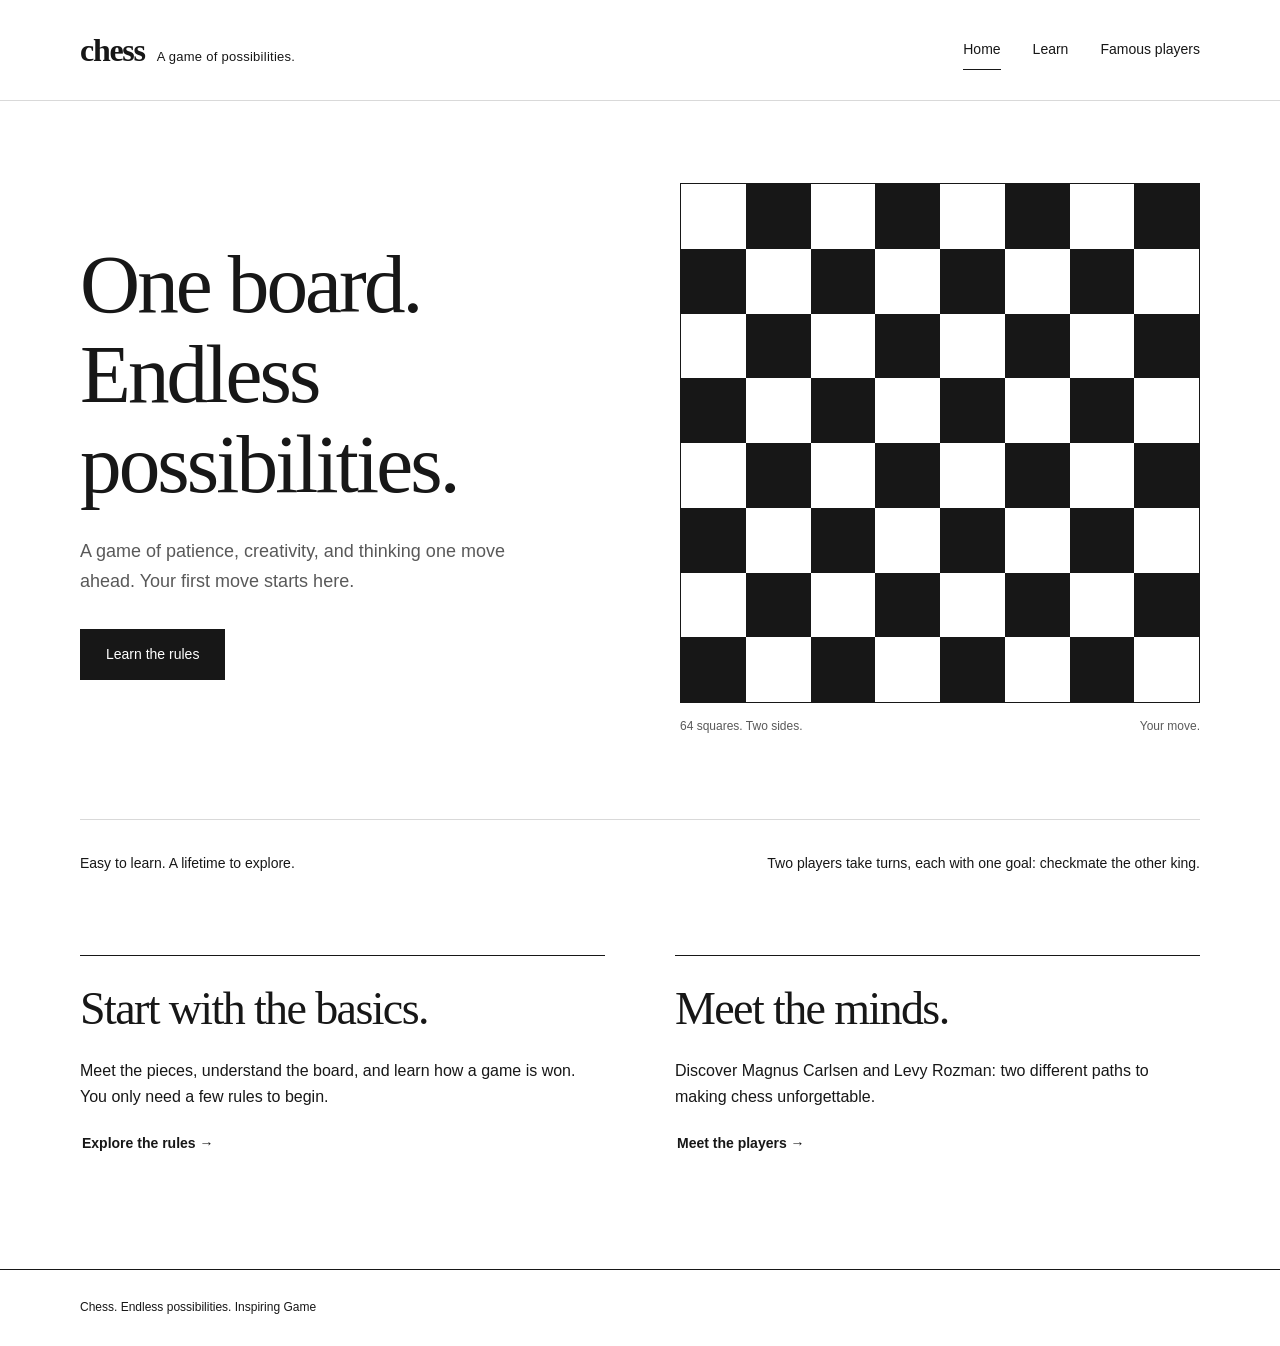
<file: index.html>
<!DOCTYPE html>
<html lang="en">
<head>
  <meta charset="UTF-8">
  <meta name="viewport" content="width=device-width, initial-scale=1">
  <meta name="description" content="A simple guide to chess, its rules, Magnus Carlsen and Levy Rozman.">
  <title>Home | Chess</title>
  <link rel="stylesheet" href="styles.css">
</head>
<body>
  
  <!-- Shared navigation: edit these links on all three pages. -->
  <header><div class="wrap header-inner"><a class="logo" href="index.html">chess<span>A game of possibilities.</span></a><nav aria-label="Main navigation"><a href="index.html" aria-current="page">Home</a><a href="rules.html">Learn</a><a href="players.html">Famous players</a></nav></div></header>
  <main id="main" class="wrap"><!-- Home page content -->
<section class="hero"><div><h1>One board.<br>Endless possibilities.</h1><p class="lead">A game of patience, creativity, and thinking one move ahead. Your first move starts here.</p><a class="button" href="rules.html">Learn the rules</a></div><figure><div class="board" role="img" aria-label="An empty chessboard with 64 alternating black and white squares"><span class="square"></span><span class="square dark"></span><span class="square"></span><span class="square dark"></span><span class="square"></span><span class="square dark"></span><span class="square"></span><span class="square dark"></span><span class="square dark"></span><span class="square"></span><span class="square dark"></span><span class="square"></span><span class="square dark"></span><span class="square"></span><span class="square dark"></span><span class="square"></span><span class="square"></span><span class="square dark"></span><span class="square"></span><span class="square dark"></span><span class="square"></span><span class="square dark"></span><span class="square"></span><span class="square dark"></span><span class="square dark"></span><span class="square"></span><span class="square dark"></span><span class="square"></span><span class="square dark"></span><span class="square"></span><span class="square dark"></span><span class="square"></span><span class="square"></span><span class="square dark"></span><span class="square"></span><span class="square dark"></span><span class="square"></span><span class="square dark"></span><span class="square"></span><span class="square dark"></span><span class="square dark"></span><span class="square"></span><span class="square dark"></span><span class="square"></span><span class="square dark"></span><span class="square"></span><span class="square dark"></span><span class="square"></span><span class="square"></span><span class="square dark"></span><span class="square"></span><span class="square dark"></span><span class="square"></span><span class="square dark"></span><span class="square"></span><span class="square dark"></span><span class="square dark"></span><span class="square"></span><span class="square dark"></span><span class="square"></span><span class="square dark"></span><span class="square"></span><span class="square dark"></span><span class="square"></span></div><figcaption><span>64 squares. Two sides.</span><span>Your move.</span></figcaption></figure></section>
<div class="intro-line"><p>Easy to learn. A lifetime to explore.</p><p>Two players take turns, each with one goal: checkmate the other king.</p></div>
<section class="explore" aria-label="Explore chess"><article><h2>Start with the basics.</h2><p>Meet the pieces, understand the board, and learn how a game is won. You only need a few rules to begin.</p><a class="text-link" href="rules.html">Explore the rules &rarr;</a></article><article><h2>Meet the minds.</h2><p>Discover Magnus Carlsen and Levy Rozman: two different paths to making chess unforgettable.</p><a class="text-link" href="players.html">Meet the players &rarr;</a></article></section></main>
<footer>
  <div class="wrap footer-inner">
    <span>Chess. Endless possibilities.</span>
    <span>Inspiring Game</span>
  </div>
</footer>
</body>
</html>
</file>
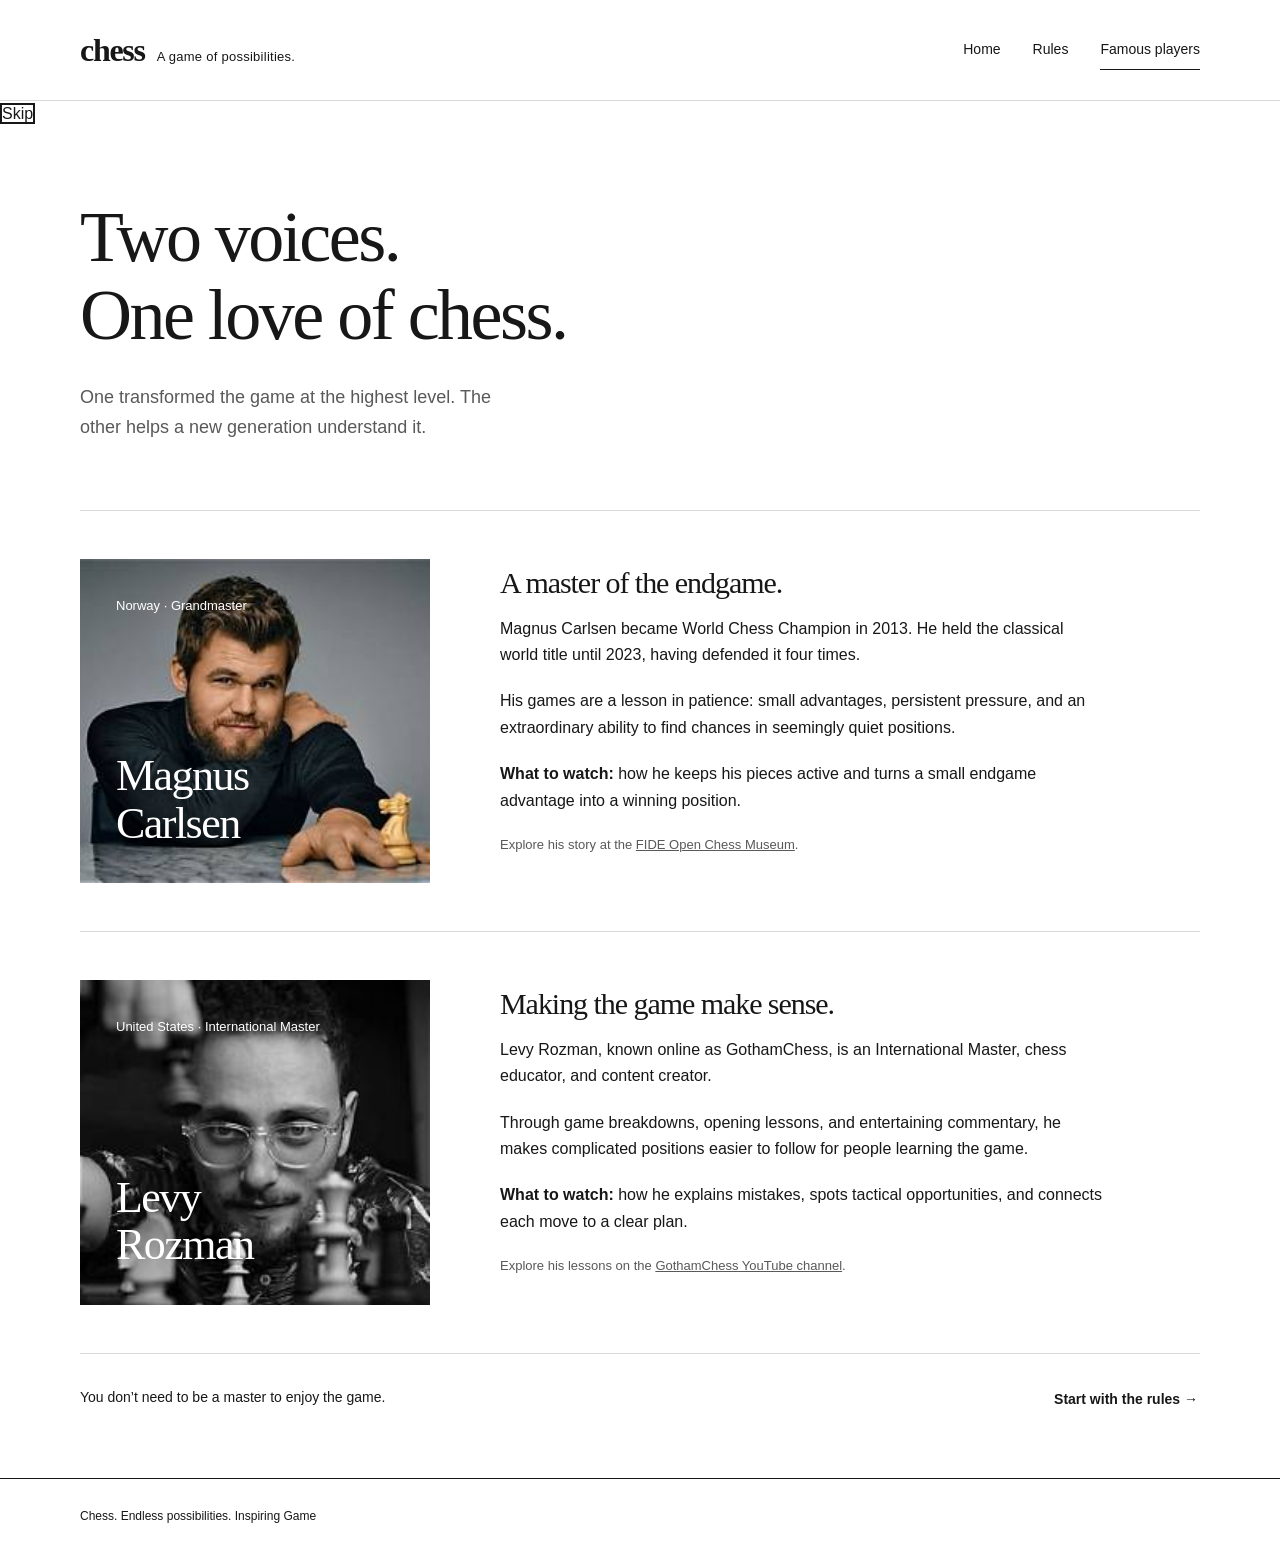
<file: players.html>
<!DOCTYPE html>
<html lang="en">
<head>
  <meta charset="UTF-8">
  <meta name="viewport" content="width=device-width, initial-scale=1">
  <meta name="description" content="A simple guide to chess, its rules, Magnus Carlsen and Levy Rozman.">
  <title>Famous players | Chess</title>
  <link rel="stylesheet" href="styles.css">
</head>
<body>
  <!-- Shared navigation: edit these links on all three pages. -->
  <header><div class="wrap header-inner"><a class="logo" href="index.html">chess<span>A game of possibilities.</span></a><nav aria-label="Main navigation"><a href="index.html">Home</a><a href="rules.html">Rules</a><a href="players.html" aria-current="page">Famous players</a></nav></div></header>
  <a class="skip" href="#main">Skip</a>
  <main id="main" class="wrap"><div class="page-title"><h1>Two voices.<br>One love of chess.</h1><p class="lead">One transformed the game at the highest level. The other helps a new generation understand it.</p></div>
<!-- Player profiles: edit the headings and paragraphs below. -->
<article class="profile"><div class="profile-title img1"><p>Norway · Grandmaster</p><h2>Magnus<br>Carlsen</h2></div><div class="profile-body"><h3>A master of the endgame.</h3><p>Magnus Carlsen became World Chess Champion in 2013. He held the classical world title until 2023, having defended it four times.</p><p>His games are a lesson in patience: small advantages, persistent pressure, and an extraordinary ability to find chances in seemingly quiet positions.</p><p><strong>What to watch:</strong> how he keeps his pieces active and turns a small endgame advantage into a winning position.</p><p class="sources">Explore his story at the <a href="https://museum.fide.com/champions/magnus-carlsen">FIDE Open Chess Museum</a>.</p></div></article>
<article class="profile"><div class="profile-title img2 light"> <p>United States · International Master</p><h2>Levy<br>Rozman</h2></div><div class="profile-body"><h3>Making the game make sense.</h3><p>Levy Rozman, known online as GothamChess, is an International Master, chess educator, and content creator.</p><p>Through game breakdowns, opening lessons, and entertaining commentary, he makes complicated positions easier to follow for people learning the game.</p><p><strong>What to watch:</strong> how he explains mistakes, spots tactical opportunities, and connects each move to a clear plan.</p><p class="sources">Explore his lessons on the <a href="https://www.youtube.com/@GothamChess">GothamChess YouTube channel</a>.</p></div></article>
<section class="intro-line"><p>You don’t need to be a master to enjoy the game.</p><a class="text-link" href="rules.html">Start with the rules &rarr;</a></section></main>

<footer>
  <div class="wrap footer-inner">
    <span>Chess. Endless possibilities.</span>
    <span>Inspiring Game</span>
  </div>
</footer>

</body>
</html>
</file>
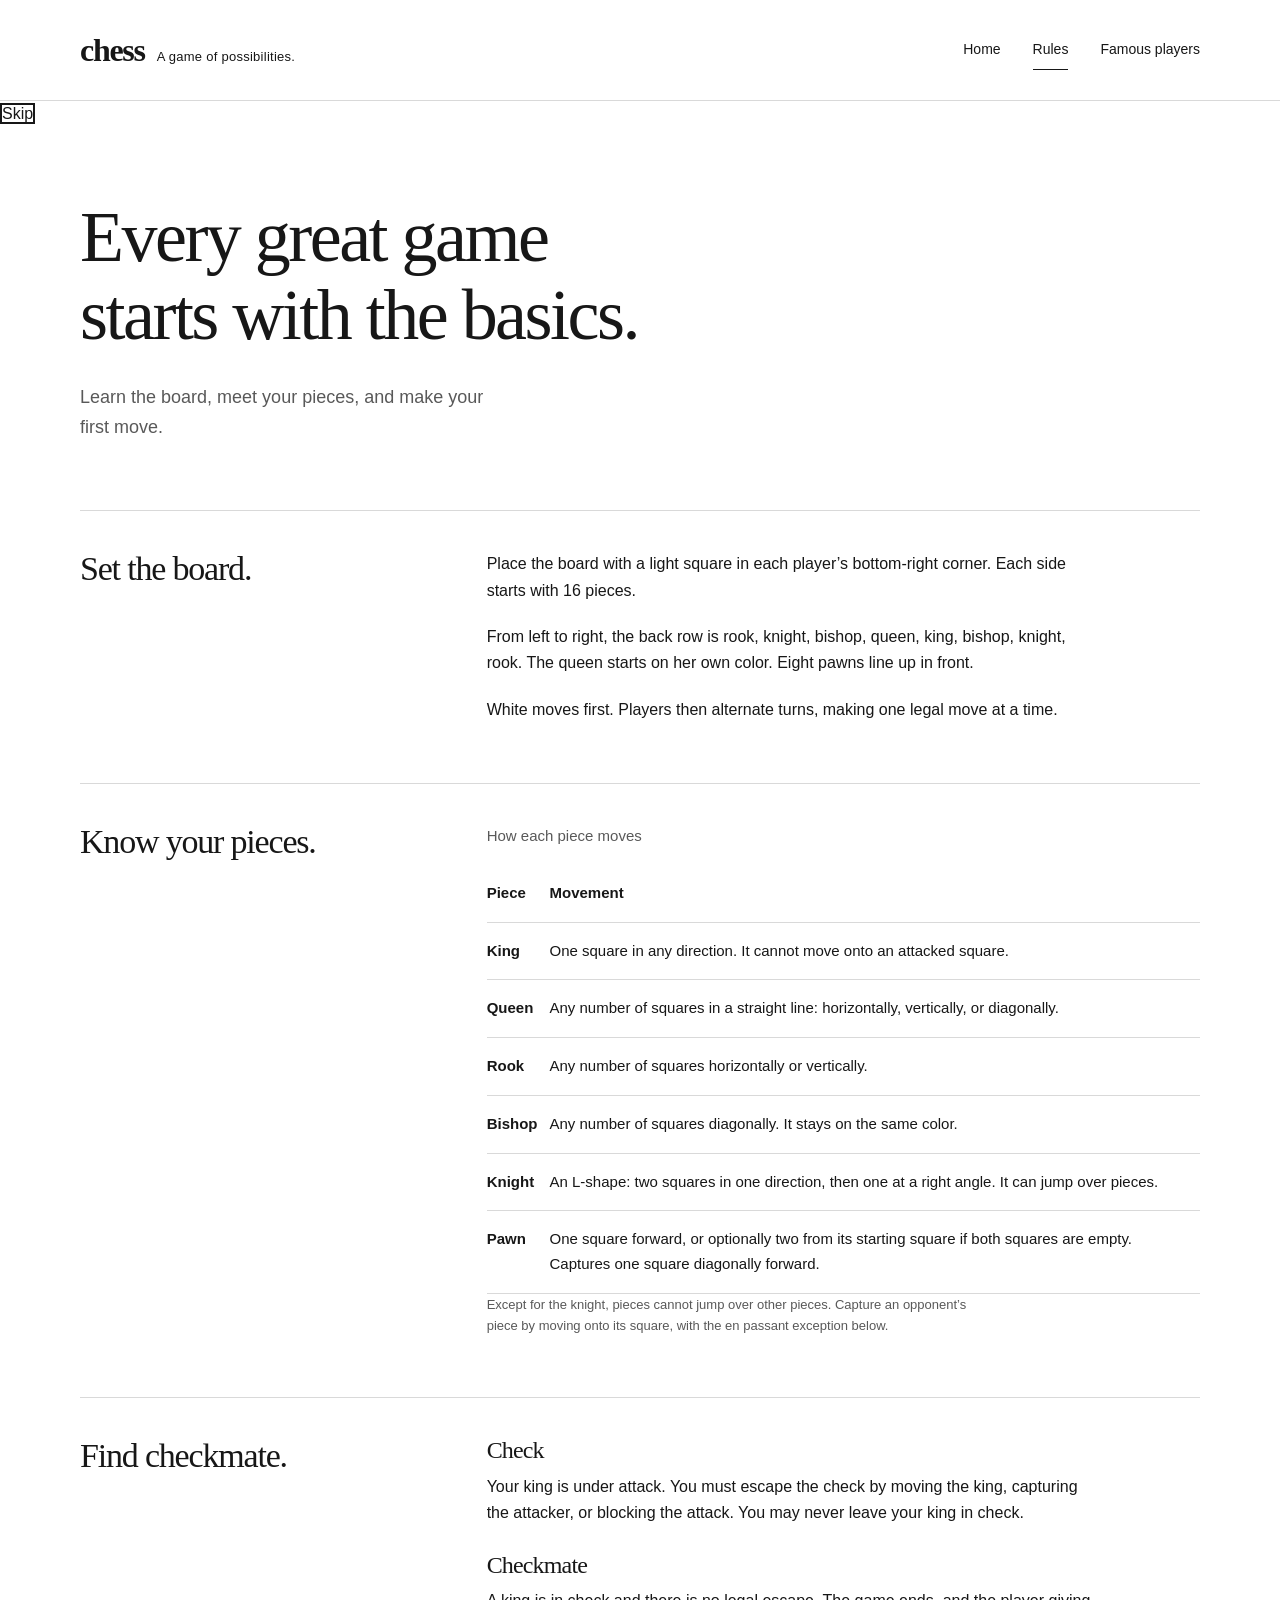
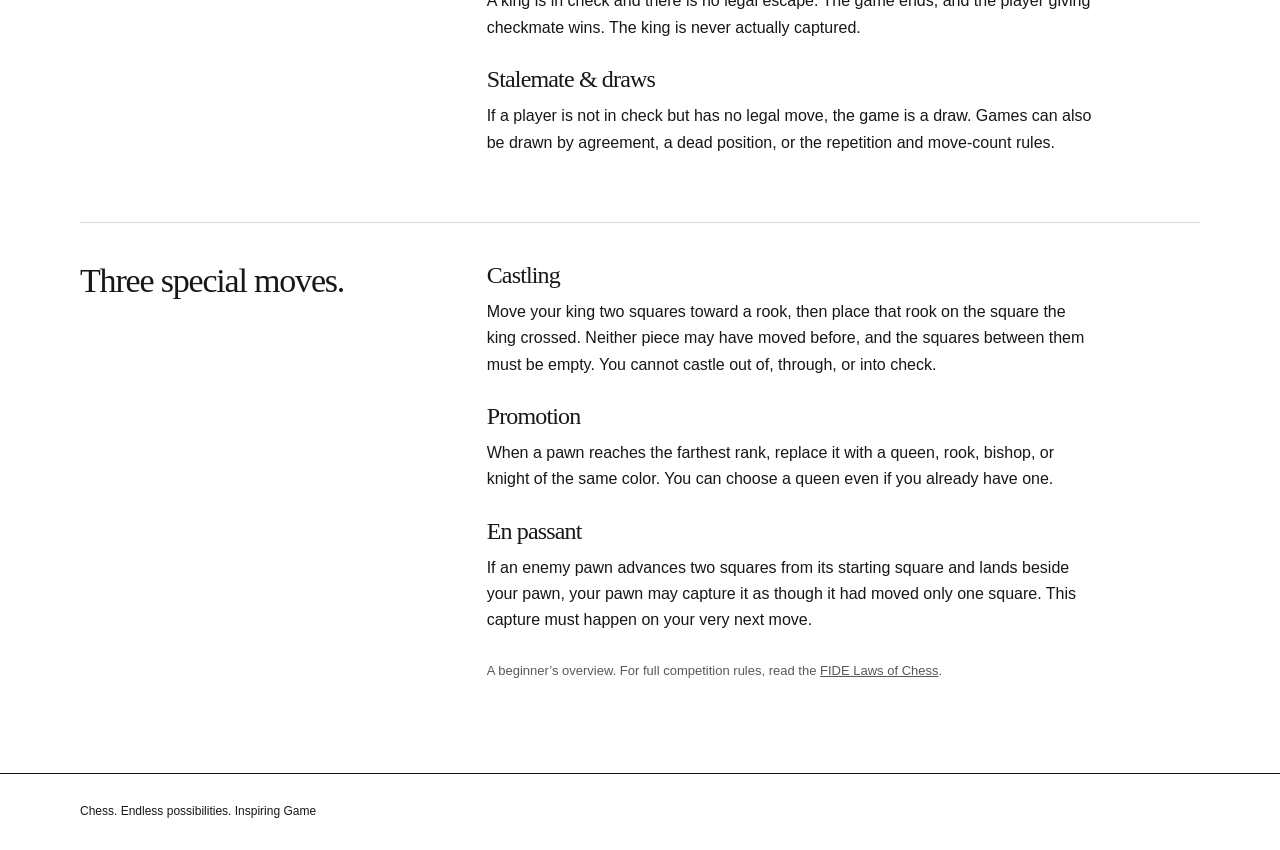
<file: rules.html>
<!DOCTYPE html>
<html lang="en">
<head>
  <meta charset="UTF-8">
  <meta name="viewport" content="width=device-width, initial-scale=1">
  <meta name="description" content="A simple guide to chess, its rules, Magnus Carlsen and Levy Rozman.">
  <title>Rules | Chess</title>
  <link rel="stylesheet" href="styles.css">
</head>
<body>

  <header><div class="wrap header-inner"><a class="logo" href="index.html">chess<span>A game of possibilities.</span></a><nav aria-label="Main navigation"><a href="index.html">Home</a><a href="rules.html" aria-current="page">Rules</a><a href="players.html">Famous players</a></nav></div></header>
  <a class="skip" href="#main">Skip</a>
  <main id="main" class="wrap"><div class="page-title"><h1>Every great game starts with the basics.</h1><p class="lead">Learn the board, meet your pieces, and make your first move.</p></div>
<section class="reading-section"><h2>Set the board.</h2><div><p>Place the board with a light square in each player’s bottom-right corner. Each side starts with 16 pieces.</p><p>From left to right, the back row is rook, knight, bishop, queen, king, bishop, knight, rook. The queen starts on her own color. Eight pawns line up in front.</p><p>White moves first. Players then alternate turns, making one legal move at a time.</p></div></section>
<section class="reading-section"><h2>Know your pieces.</h2><div><table><caption>How each piece moves</caption><thead><tr><th scope="col">Piece</th><th scope="col">Movement</th></tr></thead><tbody><tr><td>King</td><td>One square in any direction. It cannot move onto an attacked square.</td></tr><tr><td>Queen</td><td>Any number of squares in a straight line: horizontally, vertically, or diagonally.</td></tr><tr><td>Rook</td><td>Any number of squares horizontally or vertically.</td></tr><tr><td>Bishop</td><td>Any number of squares diagonally. It stays on the same color.</td></tr><tr><td>Knight</td><td>An L-shape: two squares in one direction, then one at a right angle. It can jump over pieces.</td></tr><tr><td>Pawn</td><td>One square forward, or optionally two from its starting square if both squares are empty. Captures one square diagonally forward.</td></tr></tbody></table><p class="sources">Except for the knight, pieces cannot jump over other pieces. Capture an opponent’s piece by moving onto its square, with the en passant exception below.</p></div></section>
<section class="reading-section"><h2>Find checkmate.</h2><div><div class="rule"><h3>Check</h3><p>Your king is under attack. You must escape the check by moving the king, capturing the attacker, or blocking the attack. You may never leave your king in check.</p></div><div class="rule"><h3>Checkmate</h3><p>A king is in check and there is no legal escape. The game ends, and the player giving checkmate wins. The king is never actually captured.</p></div><div class="rule"><h3>Stalemate &amp; draws</h3><p>If a player is not in check but has no legal move, the game is a draw. Games can also be drawn by agreement, a dead position, or the repetition and move-count rules.</p></div></div></section>
<section class="reading-section"><h2>Three special moves.</h2><div><div class="rule"><h3>Castling</h3><p>Move your king two squares toward a rook, then place that rook on the square the king crossed. Neither piece may have moved before, and the squares between them must be empty. You cannot castle out of, through, or into check.</p></div><div class="rule"><h3>Promotion</h3><p>When a pawn reaches the farthest rank, replace it with a queen, rook, bishop, or knight of the same color. You can choose a queen even if you already have one.</p></div><div class="rule"><h3>En passant</h3><p>If an enemy pawn advances two squares from its starting square and lands beside your pawn, your pawn may capture it as though it had moved only one square. This capture must happen on your very next move.</p></div><p class="sources">A beginner’s overview. For full competition rules, read the <a href="https://handbook.fide.com/chapter/E012023">FIDE Laws of Chess</a>.</p></div></section></main>
<footer>
  <div class="wrap footer-inner">
    <span>Chess. Endless possibilities.</span>
    <span>Inspiring Game</span>
  </div>
</footer>
</body>
</html>
</file>
<file: styles.css>
:root { --paper: #fff; --ink: #171717; --muted: #595959; --line: #d9d9d9; }
* { box-sizing: border-box; }
body { margin: 0; background: var(--paper); color: var(--ink); font-family: Arial, Helvetica, sans-serif; line-height: 1.65; }
::selection { background: #171717; color: #fff; }
a { color: inherit; }
a:focus-visible { outline: 2px solid currentColor; outline-offset: 6px; }
.wrap { width: min(1120px, calc(100% - 64px)); margin: auto; }
header { border-bottom: 1px solid var(--line); }
.header-inner { display: flex; align-items: center; justify-content: space-between; min-height: 100px; gap: 24px; }
.logo { font-family: Georgia, serif; font-size: 32px; font-weight: bold; text-decoration: none; letter-spacing: -.04em; }
.logo span { font-size: 13px; font-family: Arial, sans-serif; font-weight: normal; letter-spacing: .02em; margin-left: 12px; }
nav { display: flex; gap: 32px; font-size: 14px; }
nav a { text-decoration: none; padding: 8px 0; border-bottom: 1px solid transparent; }
nav a:hover, nav a[aria-current] { border-color: var(--ink); }
h1, h2, h3 { font-family: Georgia, 'Times New Roman', serif; font-weight: normal; line-height: 1.08; letter-spacing: -.035em; text-wrap: balance; }
h1 { font-size: clamp(48px, 6.5vw, 86px); margin: 0 0 28px; }
h2 { font-size: clamp(32px, 4vw, 46px); margin: 0 0 24px; }
h3 { font-size: 28px; margin: 0 0 16px; }
p { margin: 0 0 20px; max-width: 68ch; }
.lead { font-size: 18px; color: var(--muted); max-width: 43ch; }
.hero { display: grid; grid-template-columns: 1fr 1fr; gap: 80px; padding: 82px 0; align-items: center; }
.button { display: inline-block; padding: 13px 25px; background: var(--ink); color: white; text-decoration: none; font-size: 14px; margin-top: 12px; border: 1px solid var(--ink); }
.button:hover { background: white; color: var(--ink); }
.board { aspect-ratio: 1; display: grid; grid-template-columns: repeat(8, 1fr); border: 1px solid var(--ink); }
.square { background: white; }
.square.dark { background: var(--ink); }
figcaption { display: flex; justify-content: space-between; font-size: 12px; color: var(--muted); margin-top: 14px; }
figure { margin: 0; }
.intro-line { border-top: 1px solid var(--line); padding: 32px 0; display: flex; justify-content: space-between; gap: 32px; font-size: 14px; }
.intro-line p { margin: 0; }
.explore { display: grid; grid-template-columns: 1fr 1fr; gap: 70px; padding: 48px 0 80px; }
.explore article { border-top: 1px solid var(--ink); padding-top: 28px; }
.text-link { font-size: 14px; font-weight: bold; text-decoration: none;  }
.page-title { padding: 72px 0 48px; max-width: 800px; }
.page-title h1 { font-size: clamp(48px, 6vw, 72px); }
.reading-section { border-top: 1px solid var(--line); padding: 40px 0; display: grid; grid-template-columns: 1fr 2fr; gap: 50px; }
.reading-section h2 { font-size: 34px; }
table { width: 100%; border-collapse: collapse; text-align: left; font-size: 15px; }
caption { text-align: left; margin-bottom: 16px; color: var(--muted); }
th, td { padding: 16px 12px 16px 0; border-bottom: 1px solid var(--line); vertical-align: top; }
th { font-weight: bold; } td:first-child { font-weight: bold; white-space: nowrap; }
.rule { margin-bottom: 26px; } .rule h3 { font-size: 24px; margin-bottom: 10px; }
.profile { display: grid; grid-template-columns: 1fr 2fr; gap: 70px; border-top: 1px solid var(--line); padding: 48px 0; }
.profile-title { background: #171717; color: white; padding: 36px; min-height: 260px; display: flex; flex-direction: column; justify-content: space-between; }
.profile-title h2 { font-size: 44px; margin: 0; z-index: 2; color:white; }
.profile-title p { margin: 0; font-size: 13px; z-index: 2; color: white;}
.profile-title.light { background: #f1f1f1; color: var(--ink); }
.profile-body { padding: 8px 0; } .profile-body h3 { font-size: 30px; }
.sources { font-size: 13px; color: var(--muted); }
.skip { position: relative;  background: white; text-decoration: none;  border: 2px solid #171717; } .skip:focus { top: 8px; }
.profile-title.img1 {
    background-image: url("magnus.png");
    background-size: cover;
    background-position: center;
    background-repeat: no-repeat;
}

.profile-title.img2 {
    background-image: url("image.png");
    background-size: cover;
    background-position: center;
    background-repeat: no-repeat;
}

.text-link {
    border-bottom: 1px solid transparent;
    transition: border-color 0.3s ease;
    padding:2px;
}

.text-link:hover {
    border-color: var(--ink);
}

footer { 
    border-top: 1px solid #171717; 
    margin-top: 32px;
}
.footer-inner { 

    padding: 28px 0; 
    font-size: 12px; 
}

.board {
    transition: transform 0.8s ease;
    transform-style: preserve-3d;
}

.board:hover {
    transform: rotate(180deg);
}

@media (max-width: 760px) { .wrap { width: calc(100% - 40px); } .header-inner { min-height: 110px; align-items: flex-start; justify-content: center; flex-direction: column; gap: 4px; padding: 18px 0; } .logo span { display: none; } nav { gap: 24px; } .hero { grid-template-columns: 1fr; gap: 40px; padding: 48px 0; } .hero figure { max-width: 480px; width: 100%; } .explore { grid-template-columns: 1fr; gap: 40px; padding-bottom: 40px; } .intro-line { flex-direction: column; gap: 12px; } .page-title { padding: 48px 0 32px; } .reading-section, .profile { grid-template-columns: 1fr; gap: 20px; padding: 32px 0; } .profile-title { min-height: 220px; } .footer-inner { flex-direction: column; gap: 6px; } }
</file>
